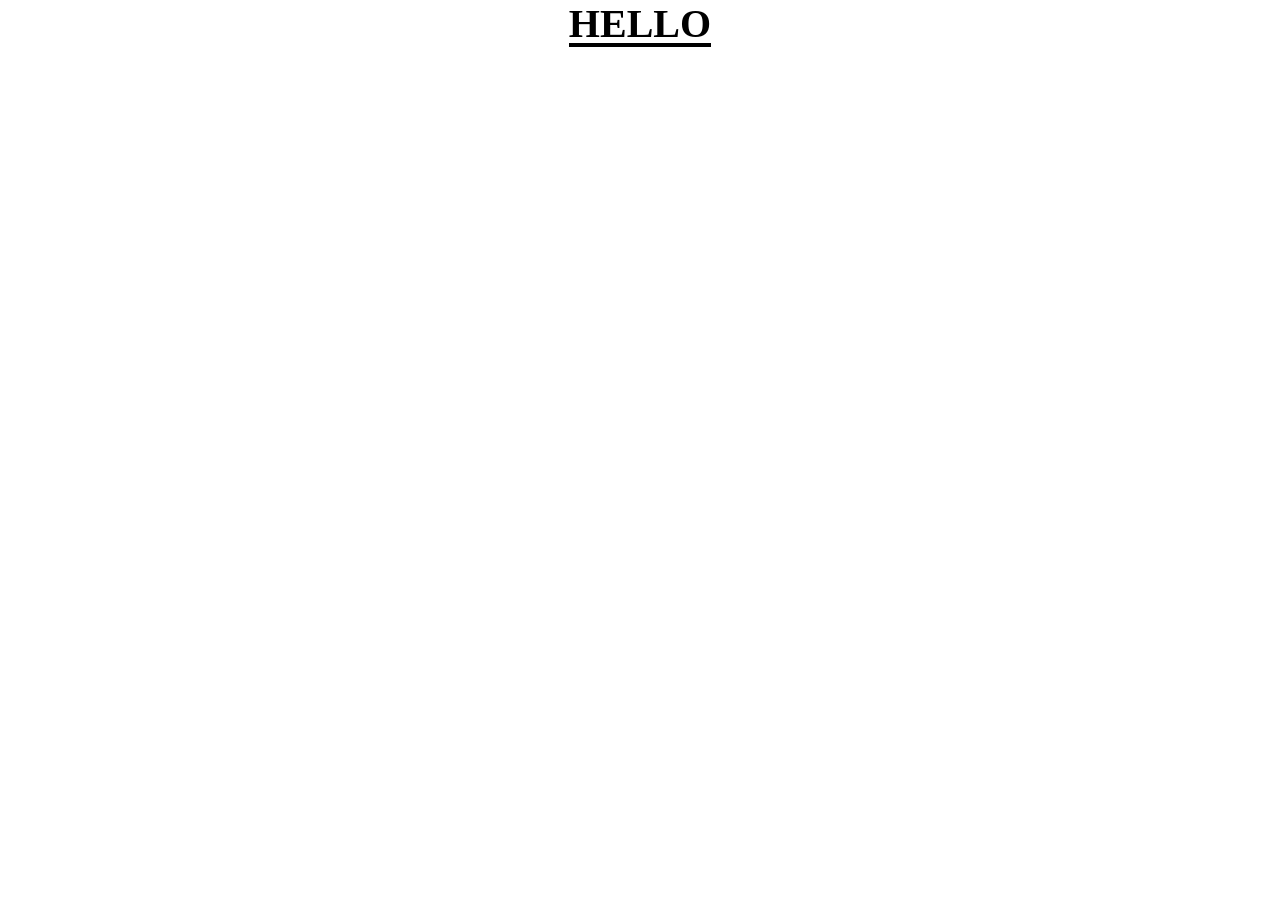
<file: css-animation/index.html>
<!doctype html>
<html lang="en">
  <head>
    <meta charset="UTF-8" />
    <meta name="viewport" content="width=device-width, initial-scale=1.0" />
    <title>Document</title>
    <link rel="stylesheet" href="style.css" />
  </head>
  <body>
    <h1>HELLO</h1>
  </body>
</html>
</file>
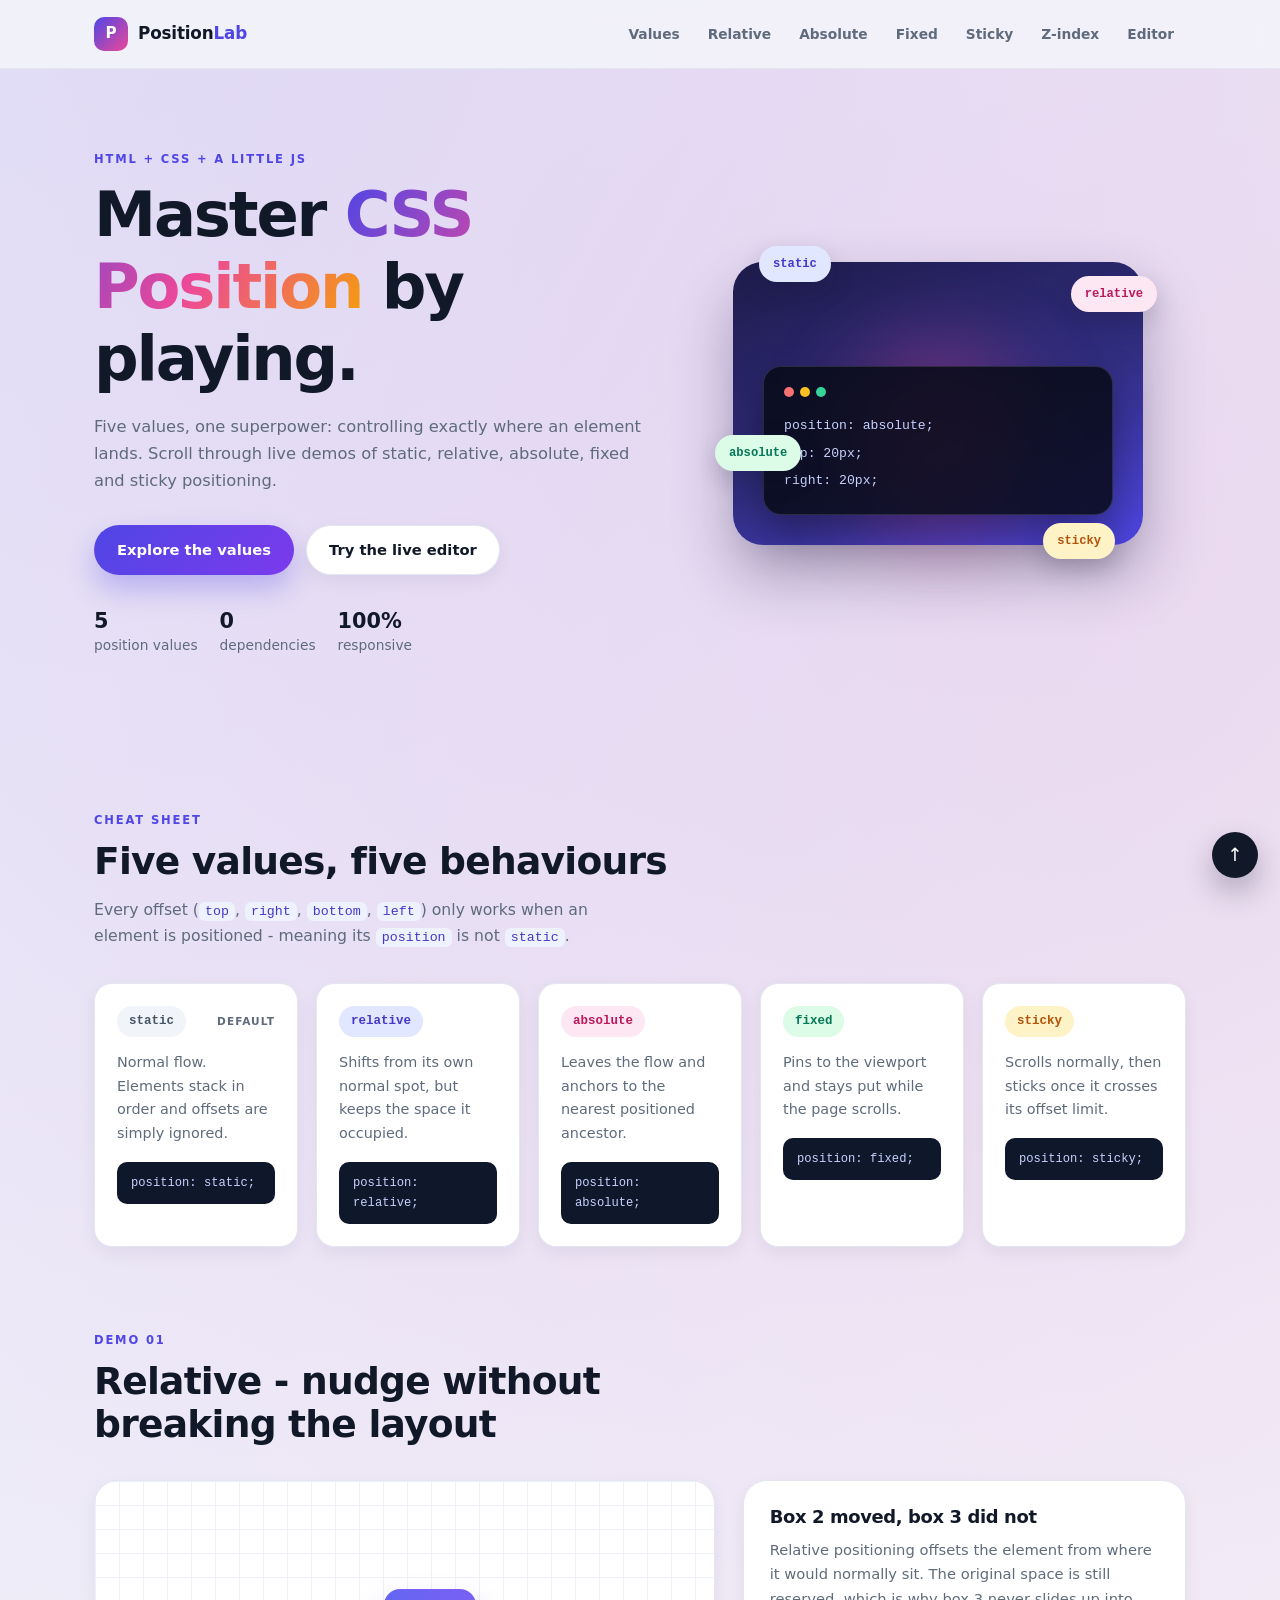
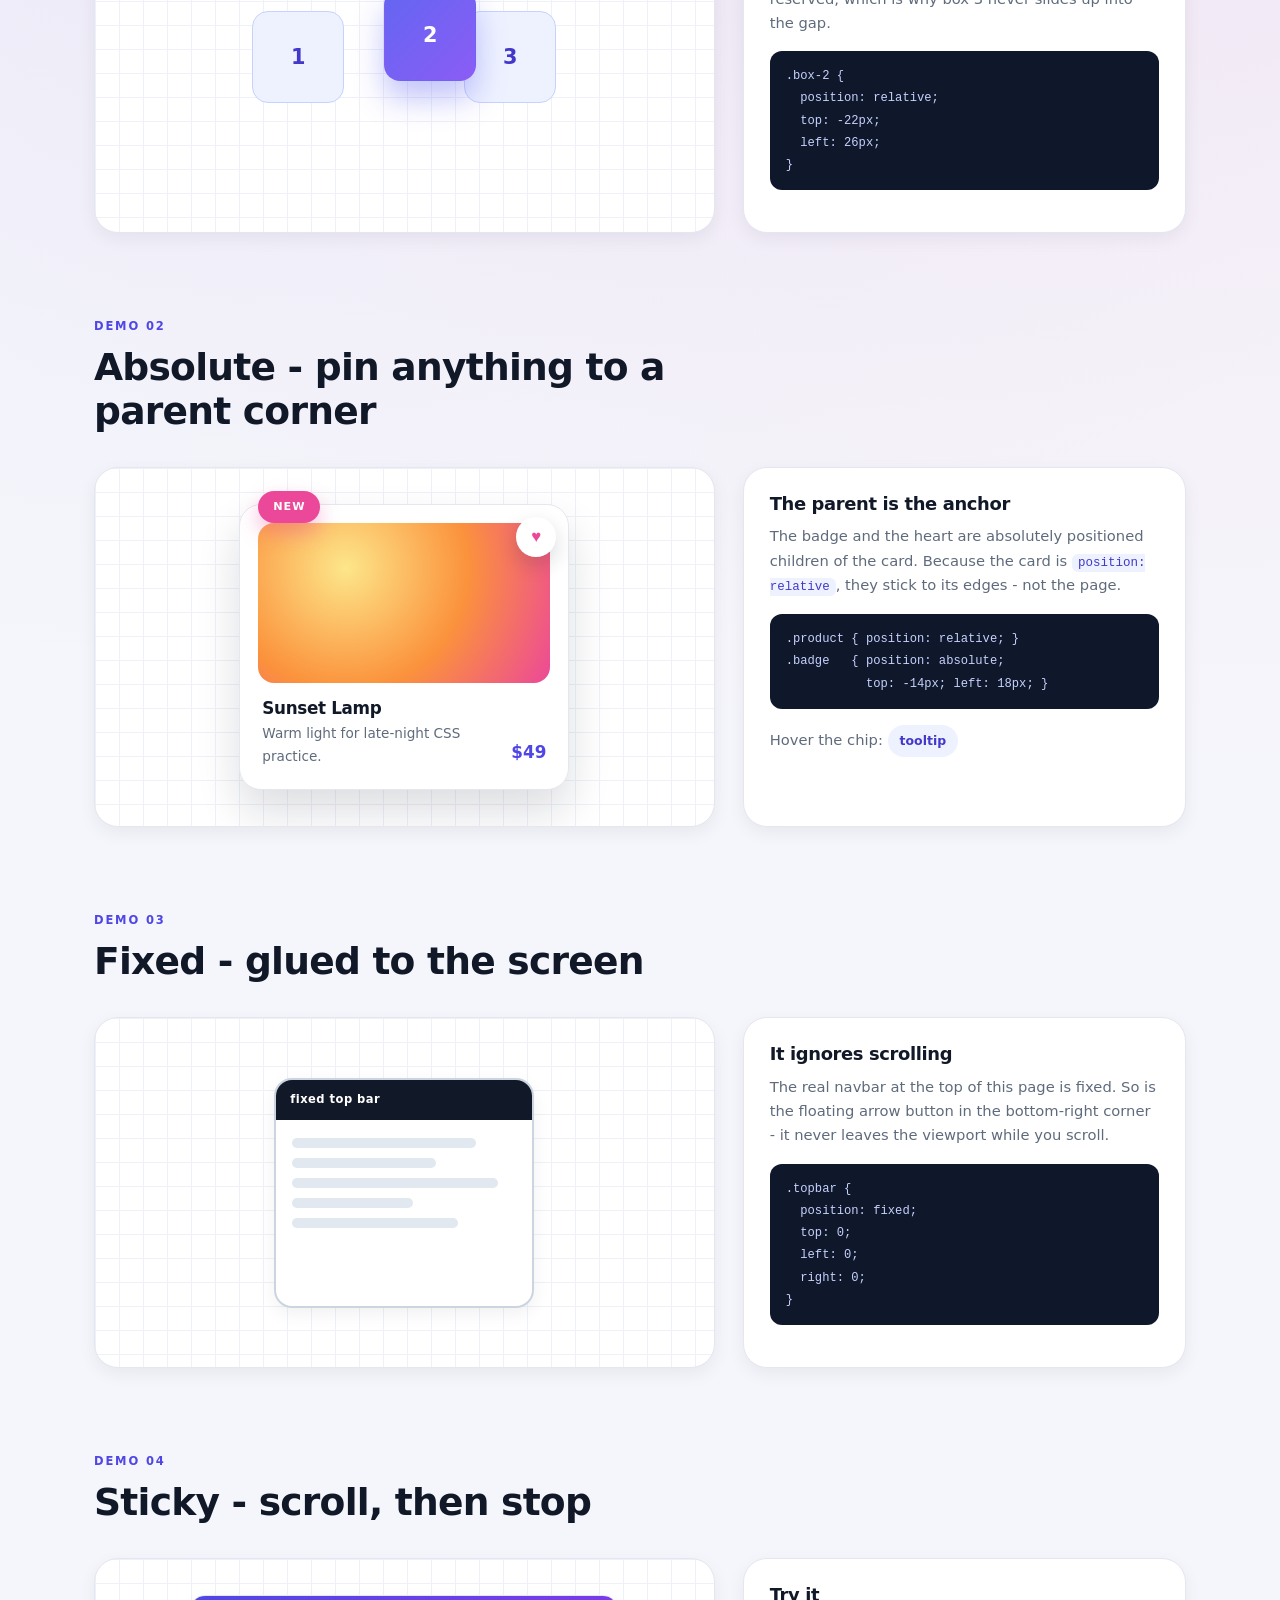
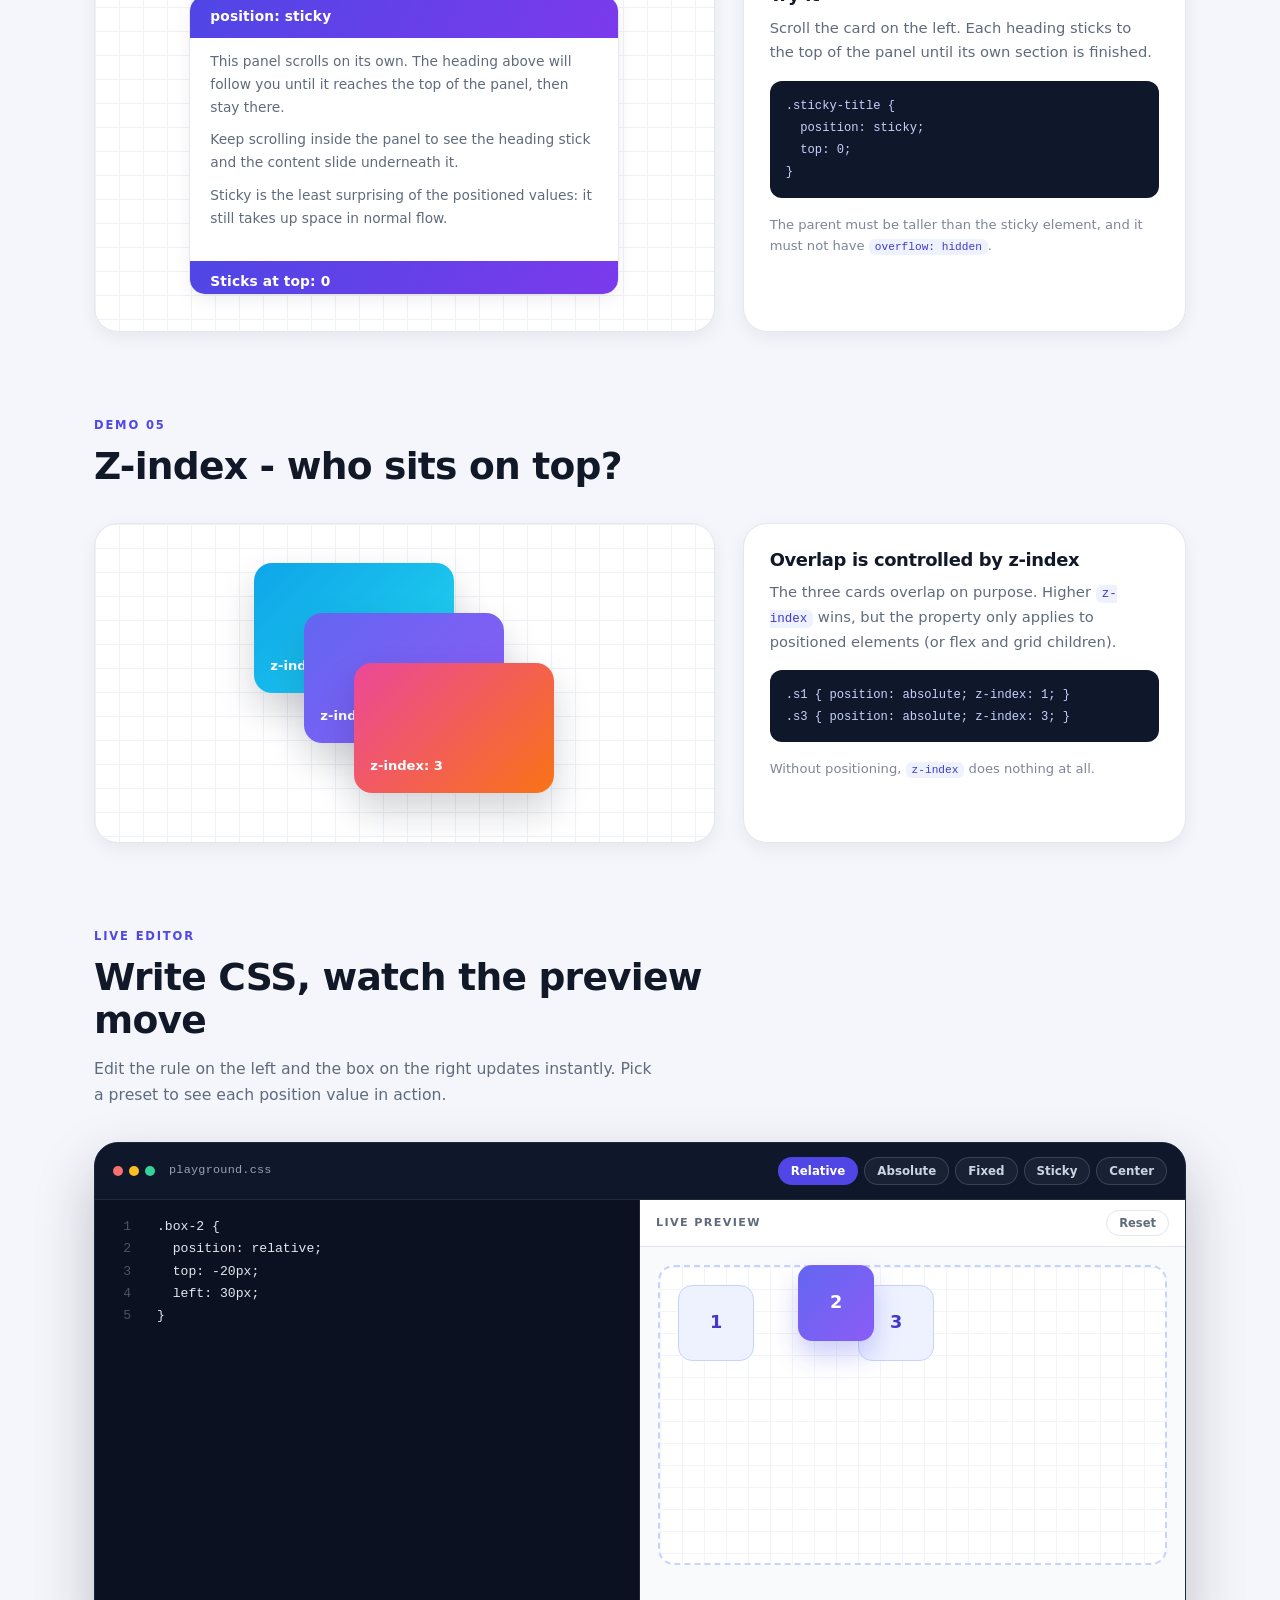
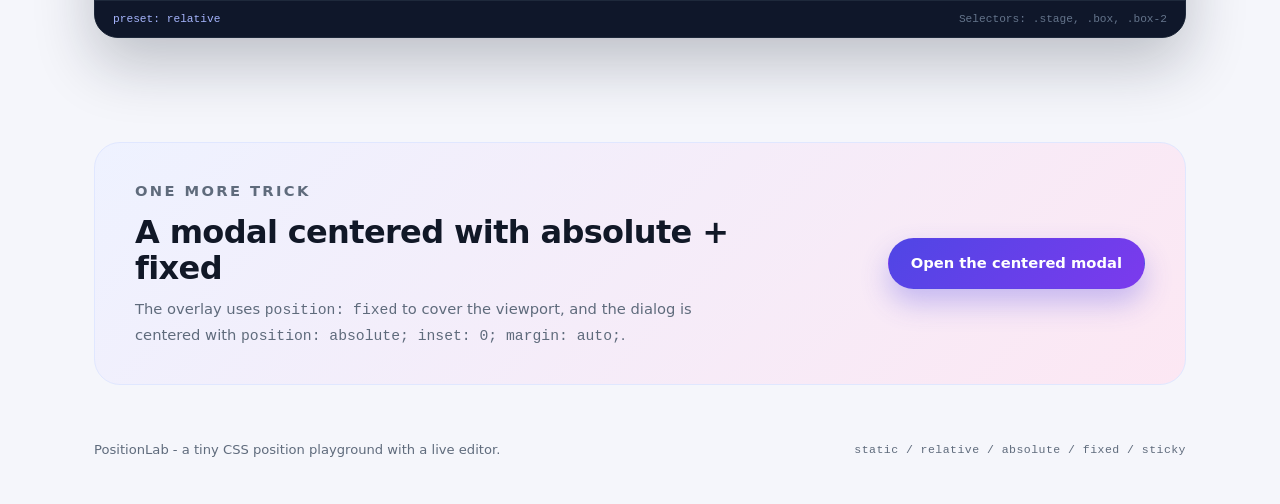
<file: css-position/project/index.html>
<!doctype html>
<html lang="en">
  <head>
    <meta charset="UTF-8" />
    <meta name="viewport" content="width=device-width, initial-scale=1.0" />
    <title>PositionLab - CSS Position Playground</title>
    <link rel="stylesheet" href="style.css" />
  </head>
  <body>
    <header class="topbar">
      <div class="topbar-inner">
        <a class="brand" href="#hero">
          <span class="brand-mark">P</span>
          <span>Position<span class="brand-accent">Lab</span></span>
        </a>
        <nav class="nav" aria-label="Sections">
          <a href="#values">Values</a>
          <a href="#relative">Relative</a>
          <a href="#absolute">Absolute</a>
          <a href="#fixed">Fixed</a>
          <a href="#sticky">Sticky</a>
          <a href="#stacking">Z-index</a>
          <a href="#editor">Editor</a>
        </nav>
      </div>
    </header>

    <main>
      <section id="hero" class="hero">
        <div class="hero-copy">
          <p class="eyebrow">HTML + CSS + a little JS</p>
          <h1>Master <span class="grad">CSS Position</span> by playing.</h1>
          <p class="lead">
            Five values, one superpower: controlling exactly where an element
            lands. Scroll through live demos of static, relative, absolute,
            fixed and sticky positioning.
          </p>
          <div class="hero-actions">
            <a class="btn btn-primary" href="#values">Explore the values</a>
            <a class="btn btn-ghost" href="#editor">Try the live editor</a>
          </div>
          <ul class="hero-facts">
            <li><strong>5</strong> position values</li>
            <li><strong>0</strong> dependencies</li>
            <li><strong>100%</strong> responsive</li>
          </ul>
        </div>

        <div class="hero-stage">
          <div class="hero-card">
            <div class="hero-glow"></div>
            <span class="float-chip chip-static">static</span>
            <span class="float-chip chip-relative">relative</span>
            <span class="float-chip chip-absolute">absolute</span>
            <span class="float-chip chip-sticky">sticky</span>
            <div class="hero-window">
              <div class="window-dots">
                <span class="dot dot-red"></span>
                <span class="dot dot-yellow"></span>
                <span class="dot dot-green"></span>
              </div>
              <code>
                position: absolute;<br />
                top: 20px;<br />
                right: 20px;
              </code>
            </div>
          </div>
        </div>
      </section>

      <section id="values" class="section">
        <div class="section-head">
          <p class="eyebrow">Cheat sheet</p>
          <h2>Five values, five behaviours</h2>
          <p class="lead">
            Every offset (<code>top</code>, <code>right</code>,
            <code>bottom</code>, <code>left</code>) only works when an element
            is positioned - meaning its <code>position</code> is not
            <code>static</code>.
          </p>
        </div>

        <div class="value-grid">
          <article class="value-card">
            <div class="value-top">
              <span class="pill pill-static">static</span>
              <span class="tag">default</span>
            </div>
            <p>
              Normal flow. Elements stack in order and offsets are simply
              ignored.
            </p>
            <code class="snippet">position: static;</code>
          </article>

          <article class="value-card">
            <div class="value-top">
              <span class="pill pill-relative">relative</span>
            </div>
            <p>
              Shifts from its own normal spot, but keeps the space it occupied.
            </p>
            <code class="snippet">position: relative;</code>
          </article>

          <article class="value-card">
            <div class="value-top">
              <span class="pill pill-absolute">absolute</span>
            </div>
            <p>
              Leaves the flow and anchors to the nearest positioned ancestor.
            </p>
            <code class="snippet">position: absolute;</code>
          </article>

          <article class="value-card">
            <div class="value-top">
              <span class="pill pill-fixed">fixed</span>
            </div>
            <p>Pins to the viewport and stays put while the page scrolls.</p>
            <code class="snippet">position: fixed;</code>
          </article>

          <article class="value-card">
            <div class="value-top">
              <span class="pill pill-sticky">sticky</span>
            </div>
            <p>
              Scrolls normally, then sticks once it crosses its offset limit.
            </p>
            <code class="snippet">position: sticky;</code>
          </article>
        </div>
      </section>
      <section id="relative" class="section demo">
        <div class="section-head">
          <p class="eyebrow">Demo 01</p>
          <h2>Relative - nudge without breaking the layout</h2>
        </div>
        <div class="demo-grid">
          <div class="demo-stage">
            <div class="row">
              <div class="box">1</div>
              <div class="box is-relative">2</div>
              <div class="box">3</div>
            </div>
          </div>
          <aside class="demo-note">
            <h3>Box 2 moved, box 3 did not</h3>
            <p>
              Relative positioning offsets the element from where it would
              normally sit. The original space is still reserved, which is why
              box 3 never slides up into the gap.
            </p>
            <pre><code>.box-2 {
  position: relative;
  top: -22px;
  left: 26px;
}</code></pre>
          </aside>
        </div>
      </section>

      <section id="absolute" class="section demo">
        <div class="section-head">
          <p class="eyebrow">Demo 02</p>
          <h2>Absolute - pin anything to a parent corner</h2>
        </div>
        <div class="demo-grid">
          <div class="demo-stage">
            <article class="product">
              <span class="badge">New</span>
              <button class="like" type="button" aria-label="Like">
                &#9829;
              </button>
              <div class="thumb"></div>
              <div class="product-body">
                <h3>Sunset Lamp</h3>
                <p>Warm light for late-night CSS practice.</p>
                <span class="price">$49</span>
              </div>
            </article>
          </div>
          <aside class="demo-note">
            <h3>The parent is the anchor</h3>
            <p>
              The badge and the heart are absolutely positioned children of the
              card. Because the card is <code>position: relative</code>, they
              stick to its edges - not the page.
            </p>
            <pre><code>.product { position: relative; }
.badge   { position: absolute;
           top: -14px; left: 18px; }</code></pre>
            <p class="tooltip-line">
              Hover the chip:
              <span class="tooltip">
                tooltip
                <span class="tooltip-text">I am position: absolute</span>
              </span>
            </p>
          </aside>
        </div>
      </section>
      <section id="fixed" class="section demo">
        <div class="section-head">
          <p class="eyebrow">Demo 03</p>
          <h2>Fixed - glued to the screen</h2>
        </div>
        <div class="demo-grid">
          <div class="demo-stage">
            <div class="screen">
              <div class="screen-bar">fixed top bar</div>
              <div class="screen-lines">
                <span></span>
                <span></span>
                <span></span>
                <span></span>
                <span></span>
              </div>
            </div>
          </div>
          <aside class="demo-note">
            <h3>It ignores scrolling</h3>
            <p>
              The real navbar at the top of this page is fixed. So is the
              floating arrow button in the bottom-right corner - it never leaves
              the viewport while you scroll.
            </p>
            <pre><code>.topbar {
  position: fixed;
  top: 0;
  left: 0;
  right: 0;
}</code></pre>
          </aside>
        </div>
      </section>

      <section id="sticky" class="section demo">
        <div class="section-head">
          <p class="eyebrow">Demo 04</p>
          <h2>Sticky - scroll, then stop</h2>
        </div>
        <div class="demo-grid">
          <div class="demo-stage">
            <div class="sticky-panel">
              <article>
                <h3 class="sticky-title">position: sticky</h3>
                <p>
                  This panel scrolls on its own. The heading above will follow
                  you until it reaches the top of the panel, then stay there.
                </p>
                <p>
                  Keep scrolling inside the panel to see the heading stick and
                  the content slide underneath it.
                </p>
                <p>
                  Sticky is the least surprising of the positioned values: it
                  still takes up space in normal flow.
                </p>
              </article>
              <article>
                <h3 class="sticky-title">Sticks at top: 0</h3>
                <p>
                  The offset tells the browser the exact point where the element
                  should stop scrolling. Here it is the very top of the panel.
                </p>
                <p>
                  A common real-world use is a section header inside a long
                  list, or a table header that stays visible.
                </p>
              </article>
              <article>
                <h3 class="sticky-title">Releases at the end</h3>
                <p>
                  A sticky element only sticks inside its parent. When the
                  parent scrolls away, the element goes with it.
                </p>
                <p>
                  That is the difference between sticky and fixed: fixed is tied
                  to the viewport, sticky is tied to its container.
                </p>
              </article>
            </div>
          </div>
          <aside class="demo-note">
            <h3>Try it</h3>
            <p>
              Scroll the card on the left. Each heading sticks to the top of the
              panel until its own section is finished.
            </p>
            <pre><code>.sticky-title {
  position: sticky;
  top: 0;
}</code></pre>
            <p class="muted-note">
              The parent must be taller than the sticky element, and it must not
              have <code>overflow: hidden</code>.
            </p>
          </aside>
        </div>
      </section>
      <section id="stacking" class="section demo">
        <div class="section-head">
          <p class="eyebrow">Demo 05</p>
          <h2>Z-index - who sits on top?</h2>
        </div>
        <div class="demo-grid">
          <div class="demo-stage">
            <div class="stack">
              <div class="stack-card s1"><span>z-index: 1</span></div>
              <div class="stack-card s2"><span>z-index: 2</span></div>
              <div class="stack-card s3"><span>z-index: 3</span></div>
            </div>
          </div>
          <aside class="demo-note">
            <h3>Overlap is controlled by z-index</h3>
            <p>
              The three cards overlap on purpose. Higher <code>z-index</code>
              wins, but the property only applies to positioned elements (or
              flex and grid children).
            </p>
            <pre><code>.s1 { position: absolute; z-index: 1; }
.s3 { position: absolute; z-index: 3; }</code></pre>
            <p class="muted-note">
              Without positioning, <code>z-index</code> does nothing at all.
            </p>
          </aside>
        </div>
      </section>

      <section id="editor" class="section editor-section">
        <div class="section-head">
          <p class="eyebrow">Live editor</p>
          <h2>Write CSS, watch the preview move</h2>
          <p class="lead">
            Edit the rule on the left and the box on the right updates
            instantly. Pick a preset to see each position value in action.
          </p>
        </div>

        <div class="editor-shell">
          <div class="editor-toolbar">
            <div class="editor-dots">
              <span class="dot dot-red"></span>
              <span class="dot dot-yellow"></span>
              <span class="dot dot-green"></span>
            </div>
            <span class="editor-file">playground.css</span>
            <div class="preset-row">
              <button
                class="preset is-active"
                type="button"
                data-preset="relative"
              >
                Relative
              </button>
              <button class="preset" type="button" data-preset="absolute">
                Absolute
              </button>
              <button class="preset" type="button" data-preset="fixed">
                Fixed
              </button>
              <button class="preset" type="button" data-preset="sticky">
                Sticky
              </button>
              <button class="preset" type="button" data-preset="center">
                Center
              </button>
            </div>
          </div>

          <div class="editor-body">
            <div class="editor-code">
              <div class="line-numbers" id="lineNumbers">1</div>
              <textarea
                id="cssEditor"
                spellcheck="false"
                autocapitalize="off"
                autocomplete="off"
                aria-label="CSS editor"
              ></textarea>
            </div>
            <div class="editor-preview">
              <div class="preview-head">
                <span class="preview-label">Live preview</span>
                <button class="preview-reset" type="button" id="resetEditor">
                  Reset
                </button>
              </div>
              <div
                id="preview"
                role="region"
                aria-label="Live CSS preview"
              ></div>
            </div>
          </div>

          <div class="editor-status">
            <span id="editorStatus">preset: relative</span>
            <span class="editor-hint">Selectors: .stage, .box, .box-2</span>
          </div>
        </div>
      </section>

      <section class="section outro">
        <div class="outro-card">
          <div>
            <p class="eyebrow">One more trick</p>
            <h2>A modal centered with absolute + fixed</h2>
            <p>
              The overlay uses <code>position: fixed</code> to cover the
              viewport, and the dialog is centered with
              <code>position: absolute; inset: 0; margin: auto;</code>.
            </p>
          </div>
          <a class="btn btn-primary" href="#modal">Open the centered modal</a>
        </div>
      </section>
    </main>

    <footer class="footer">
      <p>PositionLab - a tiny CSS position playground with a live editor.</p>
      <p class="footer-meta">static / relative / absolute / fixed / sticky</p>
    </footer>

    <a class="to-top" href="#hero" aria-label="Back to top">&#8593;</a>

    <div id="modal" class="modal">
      <a class="modal-overlay" href="#close" aria-label="Close modal"></a>
      <div
        class="modal-card"
        role="dialog"
        aria-modal="true"
        aria-labelledby="modal-title"
      >
        <a class="modal-close" href="#close" aria-label="Close">&#215;</a>
        <p class="eyebrow">position: fixed + absolute</p>
        <h2 id="modal-title">Perfectly centered</h2>
        <p>
          The dark overlay is fixed to the viewport. The card inside is
          absolutely positioned and centered with automatic margins.
        </p>
        <pre><code>.overlay { position: fixed; inset: 0; }
.dialog  { position: absolute;
           inset: 0; margin: auto;
           width: 420px; height: max-content; }</code></pre>
        <a class="btn btn-primary" href="#close">Got it</a>
      </div>
    </div>

    <script>
      const editor = document.getElementById("cssEditor");
      const preview = document.getElementById("preview");
      const lineNumbers = document.getElementById("lineNumbers");
      const editorStatus = document.getElementById("editorStatus");
      const presetButtons = document.querySelectorAll(".preset");
      const resetButton = document.getElementById("resetEditor");

      const baseCSS = `
        * { box-sizing: border-box; }
        .screen {
          height: 100%;
          padding: 18px;
          overflow-y: auto;
          overscroll-behavior: contain;
          background: #f8fafc;
          color: #111827;
          font-family: "Segoe UI", system-ui, -apple-system, sans-serif;
        }
        .stage {
          display: flex;
          align-items: flex-start;
          gap: 14px;
          min-height: 300px;
          padding: 18px;
          border: 2px dashed #c7d2fe;
          border-radius: 16px;
          background-color: #ffffff;
          background-image:
            linear-gradient(#f1f5f9 1px, transparent 1px),
            linear-gradient(90deg, #f1f5f9 1px, transparent 1px);
          background-size: 22px 22px;
        }
        .box {
          width: 76px;
          height: 76px;
          display: grid;
          place-items: center;
          border-radius: 14px;
          border: 1.5px solid #c7d2fe;
          background: #eef2ff;
          color: #4338ca;
          font-size: 1.1rem;
          font-weight: 800;
        }
        .box-2 {
          background: linear-gradient(135deg, #6366f1, #8b5cf6);
          border-color: transparent;
          color: #ffffff;
          box-shadow: 0 14px 26px rgba(99, 102, 241, 0.32);
        }
      `;

      const previewHTML = `
        <div class="stage">
          <div class="box box-1">1</div>
          <div class="box box-2">2</div>
          <div class="box box-3">3</div>
        </div>
      `;

      const shadowRoot = preview.attachShadow({ mode: "open" });
      shadowRoot.innerHTML = `
        <style>${baseCSS}</style>
        <style class="user-style"></style>
        <div class="screen">${previewHTML}</div>
      `;
      const userStyle = shadowRoot.querySelector(".user-style");

      const presets = {
        relative: `.box-2 {
  position: relative;
  top: -20px;
  left: 30px;
}`,
        absolute: `.stage {
  min-height: 280px;
}

.box-2 {
  position: absolute;
  top: 22px;
  right: 22px;
}`,
        fixed: `.box-2 {
  position: fixed;
  right: 18px;
  bottom: 18px;
}`,
        sticky: `.stage {
  display: block;
  min-height: 620px;
}

.box {
  margin-bottom: 14px;
}

.box-2 {
  position: sticky;
  top: 16px;
}`,
        center: `.box-2 {
  position: absolute;
  inset: 0;
  margin: auto;
}`,
      };

      function renderPreview() {
        userStyle.textContent = editor.value;
      }

      function renderLines() {
        const total = editor.value.split("\n").length;
        lineNumbers.textContent = Array.from(
          { length: total },
          (_, index) => index + 1,
        ).join("\n");
      }

      function update() {
        renderLines();
        renderPreview();
      }

      function selectPreset(name) {
        editor.value = presets[name];
        presetButtons.forEach((button) => {
          button.classList.toggle("is-active", button.dataset.preset === name);
        });
        editorStatus.textContent = `preset: ${name}`;
        editor.scrollTop = 0;
        lineNumbers.scrollTop = 0;
        update();
      }

      presetButtons.forEach((button) => {
        button.addEventListener("click", () => {
          selectPreset(button.dataset.preset);
        });
      });

      resetButton.addEventListener("click", () => {
        selectPreset("relative");
      });

      editor.addEventListener("input", () => {
        editorStatus.textContent = "custom rule";
        presetButtons.forEach((button) => {
          button.classList.remove("is-active");
        });
        update();
      });

      editor.addEventListener("scroll", () => {
        lineNumbers.scrollTop = editor.scrollTop;
      });

      editor.addEventListener("keydown", (event) => {
        if (event.key === "Tab") {
          event.preventDefault();
          const start = editor.selectionStart;
          const end = editor.selectionEnd;
          editor.setRangeText("  ", start, end, "end");
          editorStatus.textContent = "custom rule";
          update();
        }
      });

      selectPreset("relative");
    </script>
  </body>
</html>
</file>
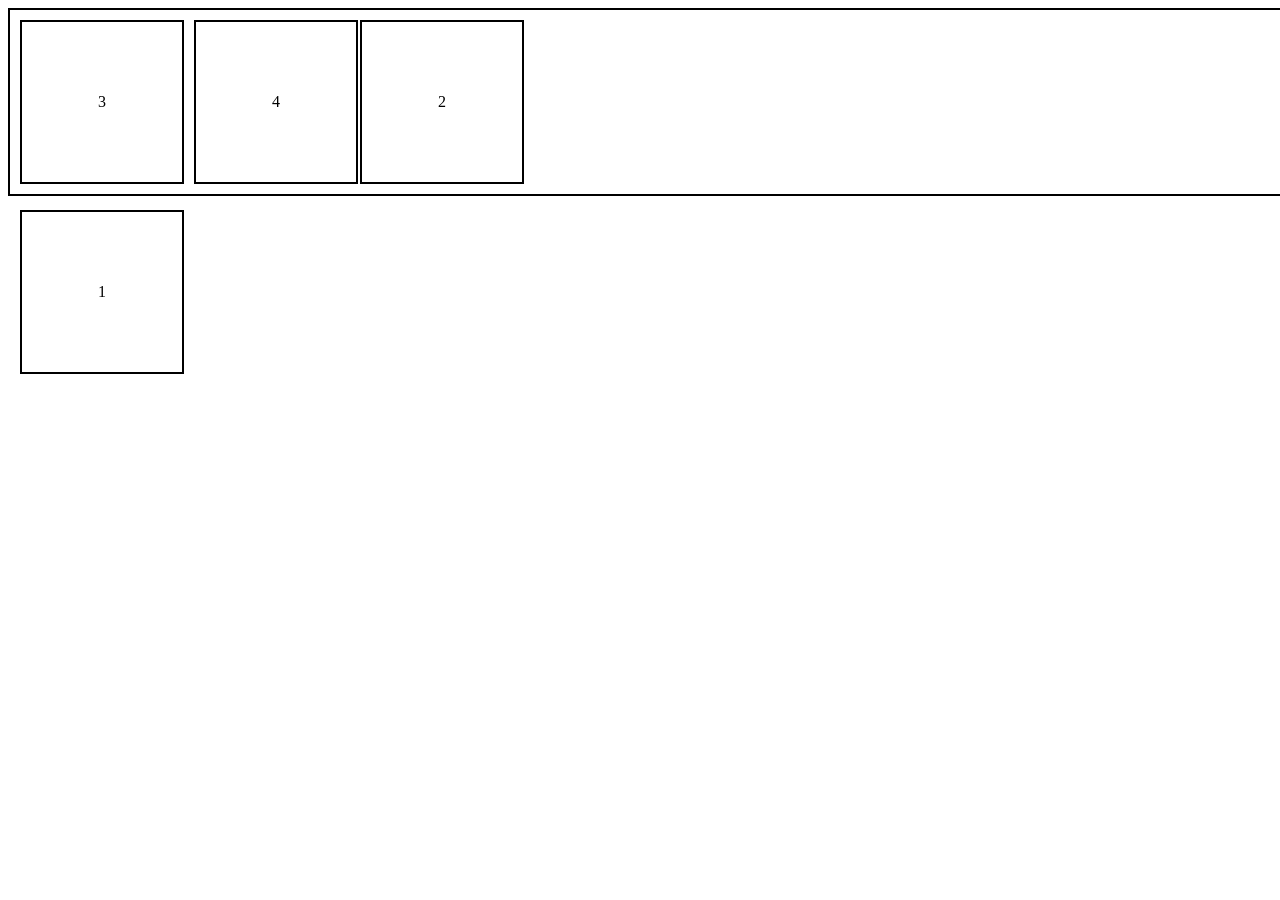
<file: position-absolute.html>
<!doctype html>
<html lang="en">
  <head>
    <meta charset="UTF-8" />
    <meta name="viewport" content="width=device-width, initial-scale=1.0" />
    <title>Css Advance - CSS POSITION</title>
    <link rel="stylesheet" href="position-absolute.css" />
  </head>
  <body>
    <div id="container">
      <div id="box1">1</div>
      <div id="box2">2</div>
      <div id="box3">3</div>
      <div id="box4">4</div>
    </div>
  </body>
</html>
</file>
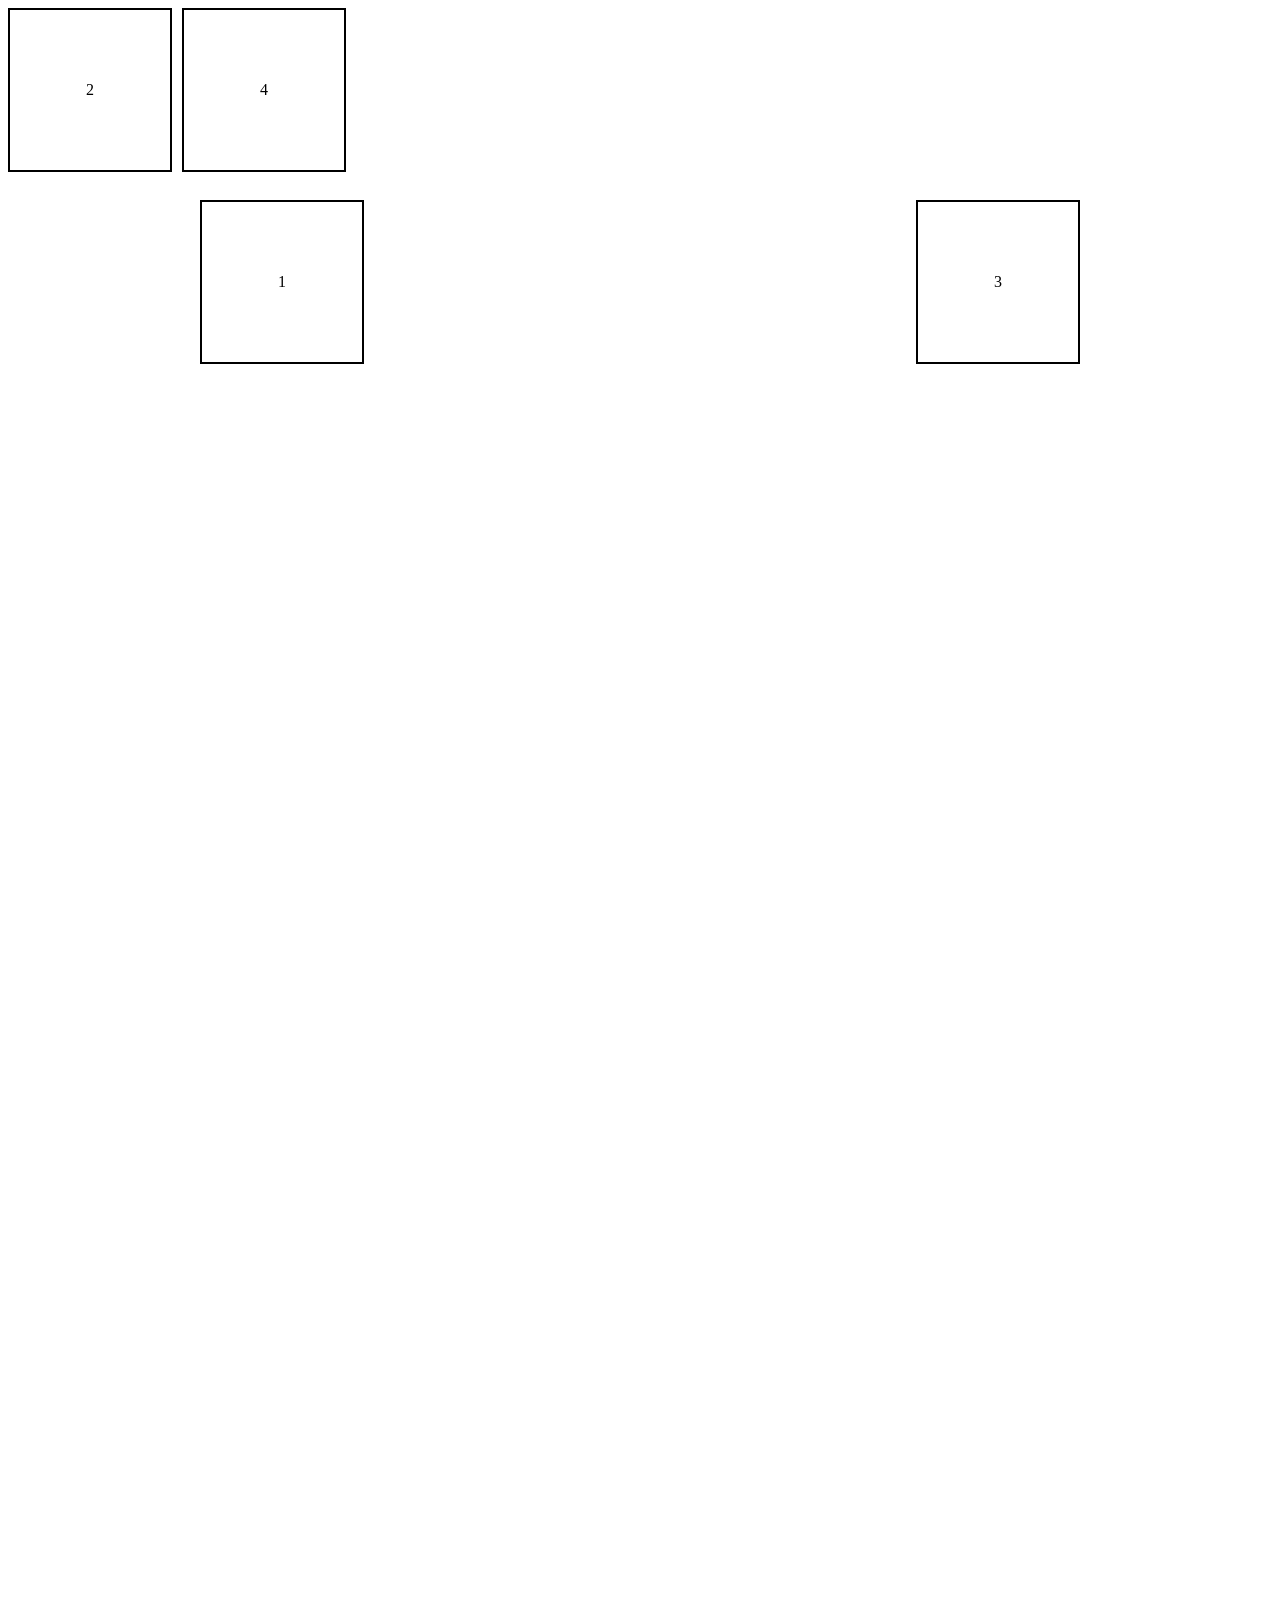
<file: position-fixed.html>
<!doctype html>
<html lang="en">
  <head>
    <meta charset="UTF-8" />
    <meta name="viewport" content="width=device-width, initial-scale=1.0" />
    <title>Document</title>
    <link rel="stylesheet" href="position-fixed.css" />
  </head>
  <body>
    <div id="main">
      <div id="box1">1</div>
      <div id="box2">2</div>
      <div id="box3">3</div>
      <div id="box4">4</div>
    </div>
  </body>
</html>
</file>
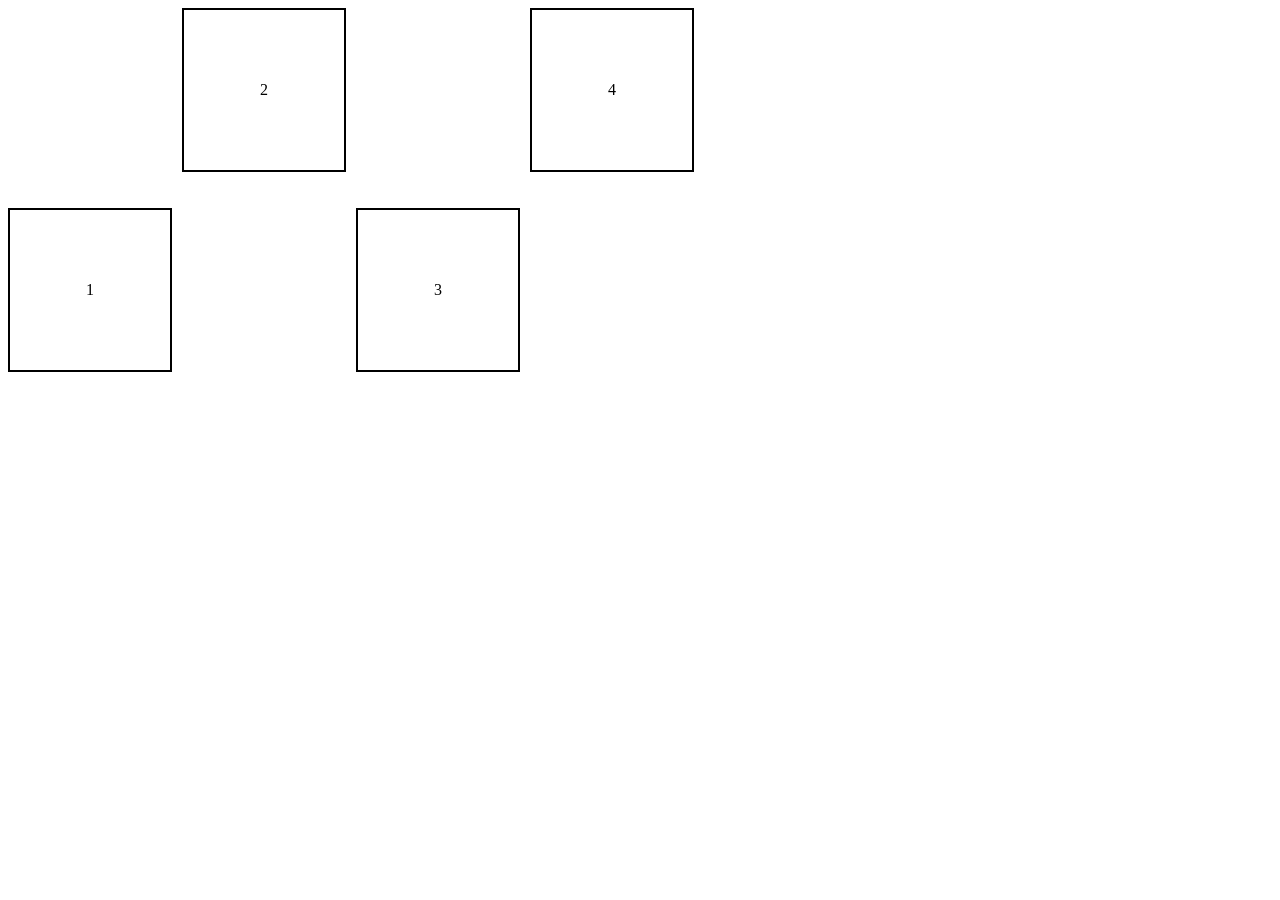
<file: position-relative.html>
<!doctype html>
<html lang="en">
  <head>
    <meta charset="UTF-8" />
    <meta name="viewport" content="width=device-width, initial-scale=1.0" />
    <title>Css Advance - CSS POSITION</title>
    <link rel="stylesheet" href="position-relative.css" />
  </head>
  <body>
    <div id="container">
      <div id="box1">1</div>
      <div id="box2">2</div>
      <div id="box3">3</div>
      <div id="box4">4</div>
    </div>
  </body>
</html>
</file>
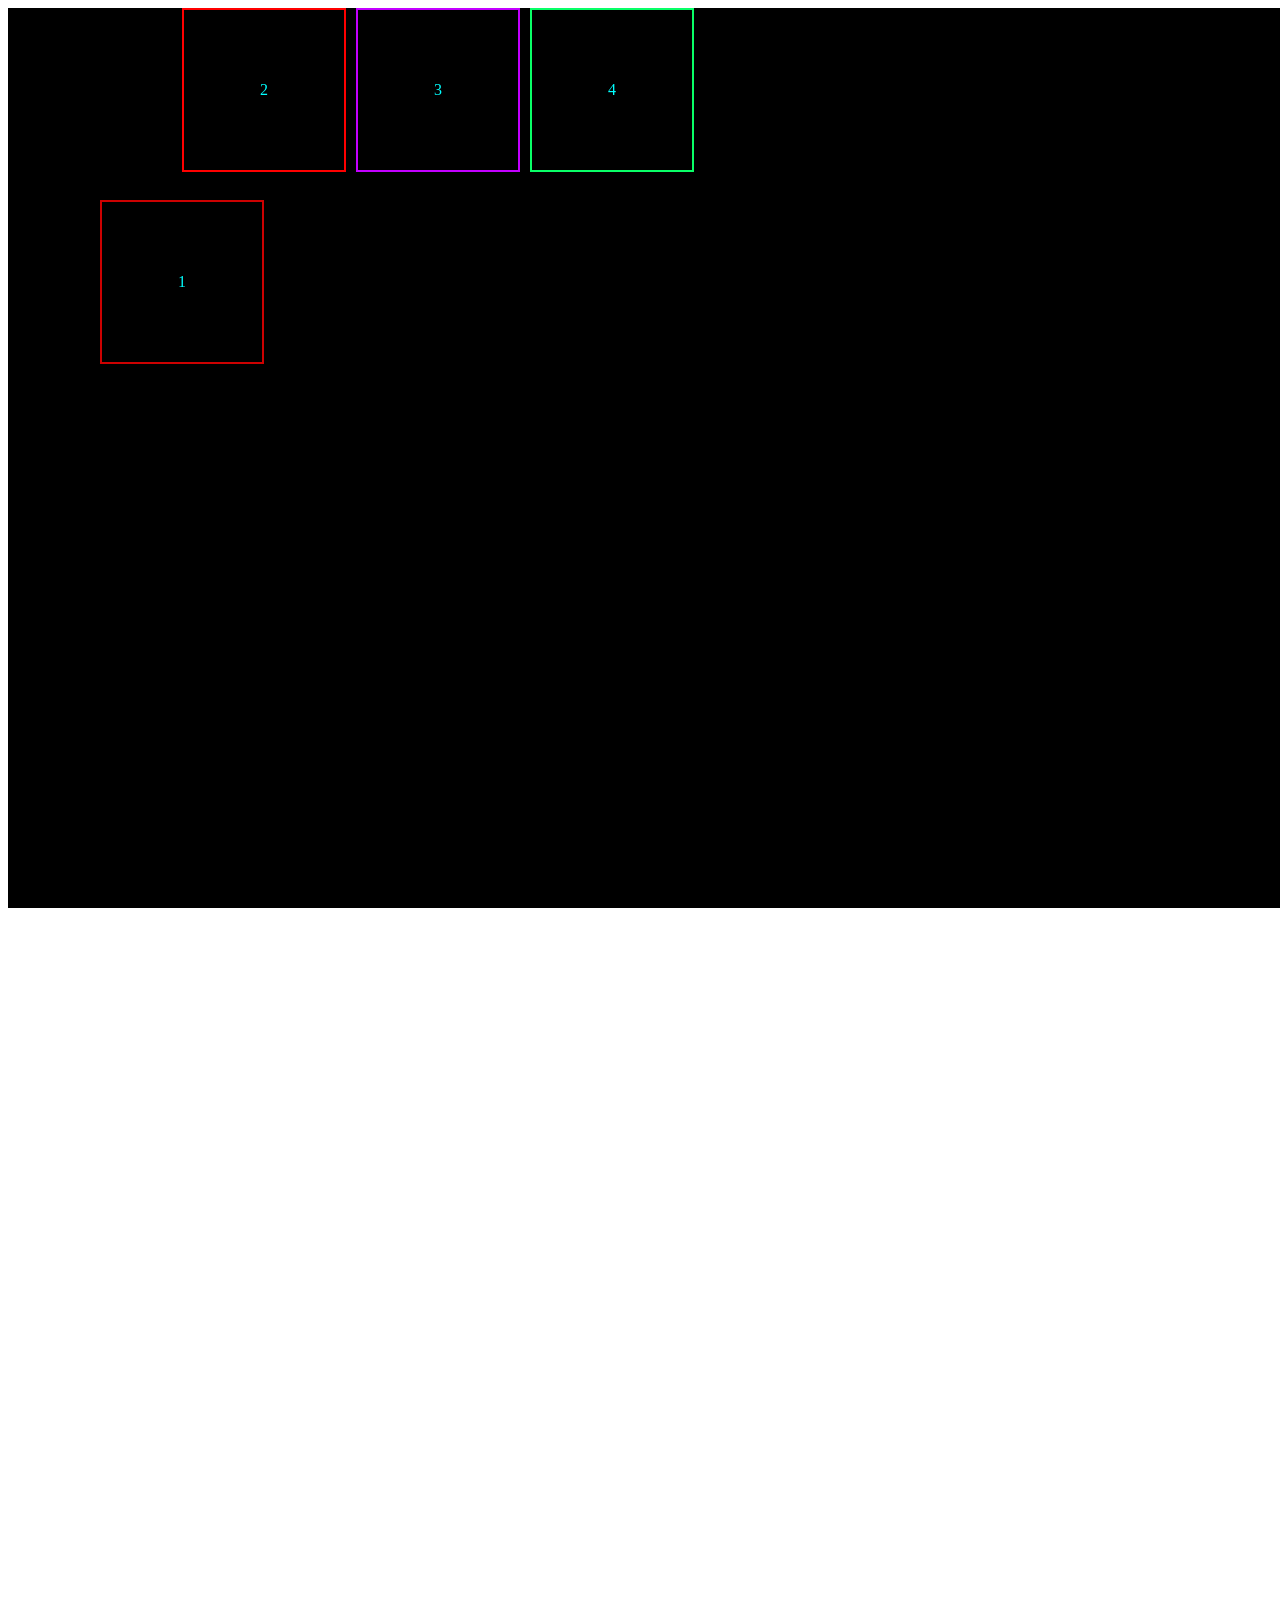
<file: position-sticky.html>
<!doctype html>
<html lang="en">
  <head>
    <meta charset="UTF-8" />
    <meta name="viewport" content="width=device-width, initial-scale=1.0" />
    <title>Document</title>
    <link rel="stylesheet" href="position-sticky.css" />
  </head>
  <body>
    <div id="container">
      <div id="box1">1</div>
      <div id="box2">2</div>
      <div id="box3">3</div>
      <div id="box4">4</div>
    </div>
  </body>
</html>
</file>
<file: css-animation/style.css>
* {
  margin: 0;
  padding: 0;
  box-sizing: border-box;
}

body {
  width: 100%;
  height: 100%;
  background: #ffffff;
  display: flex;
  justify-content: center;
  align-items: center;
}
h1 {
  font-size: 40px;
  font-weight: 800;
  position: relative;
}
h1::after {
  content: "";
  position: absolute;
  width: 100%;
  height: 4px;
  bottom: 0;
  left: 0;
  background: #000;
  animation: move 2s;
  animation-iteration-count: infinite;
}

@keyframes move {
  0% {
    width: 0;
    left: 0;
  }
  50% {
    width: 100%;
    left: 0;
  }
  100% {
    width: 0%;
    left: 100%;
  }
}
</file>
<file: css-position/project/style.css>
:root {
  --bg: #f5f6fb;
  --surface: #ffffff;
  --ink: #111827;
  --muted: #5f6b7c;
  --line: #e4e7ef;
  --primary: #4f46e5;
  --primary-dark: #4338ca;
  --pink: #ec4899;
  --mint: #10b981;
  --amber: #f59e0b;
  --sky: #0ea5e9;
  --radius: 20px;
  --shadow-sm: 0 6px 18px rgba(15, 23, 42, 0.06);
  --shadow-md: 0 18px 40px rgba(15, 23, 42, 0.1);
  --font-mono: "Cascadia Code", "Consolas", "SFMono-Regular", monospace;
}

* {
  box-sizing: border-box;
}

html {
  scroll-behavior: smooth;
}

body {
  margin: 0;
  color: var(--ink);
  background-color: var(--bg);
  background-image: radial-gradient(
      circle at 12% 0%,
      rgba(99, 102, 241, 0.14),
      transparent 42%
    ),
    radial-gradient(circle at 88% 10%, rgba(236, 72, 153, 0.12), transparent 38%);
  background-repeat: no-repeat;
  font-family: "Segoe UI", system-ui, -apple-system, "Helvetica Neue", Arial,
    sans-serif;
  line-height: 1.65;
}

h1,
h2,
h3 {
  margin: 0;
  line-height: 1.15;
  letter-spacing: -0.02em;
}

p {
  margin: 0;
}

a {
  color: inherit;
  text-decoration: none;
}

code {
  font-family: var(--font-mono);
}

.topbar {
  position: fixed;
  top: 0;
  left: 0;
  right: 0;
  z-index: 100;
  background: rgba(245, 246, 251, 0.82);
  backdrop-filter: blur(14px);
  border-bottom: 1px solid var(--line);
}

.topbar-inner {
  max-width: 1140px;
  margin: 0 auto;
  padding: 0 24px;
  height: 68px;
  display: flex;
  align-items: center;
  justify-content: space-between;
  gap: 18px;
}

.brand {
  display: flex;
  align-items: center;
  gap: 10px;
  font-weight: 800;
  font-size: 1.05rem;
  letter-spacing: -0.01em;
  white-space: nowrap;
}

.brand-mark {
  width: 34px;
  height: 34px;
  display: grid;
  place-items: center;
  border-radius: 10px;
  background: linear-gradient(135deg, var(--primary), var(--pink));
  color: #fff;
  font-size: 0.95rem;
}

.brand-accent {
  color: var(--primary);
}

.nav {
  display: flex;
  align-items: center;
  gap: 4px;
  overflow-x: auto;
}

.nav a {
  padding: 8px 12px;
  border-radius: 999px;
  font-size: 0.86rem;
  font-weight: 600;
  color: var(--muted);
  white-space: nowrap;
  transition: background 0.2s, color 0.2s;
}

.nav a:hover {
  background: #fff;
  color: var(--ink);
  box-shadow: var(--shadow-sm);
}

.hero {
  max-width: 1140px;
  margin: 0 auto;
  padding: 150px 24px 80px;
  display: grid;
  grid-template-columns: 1.05fr 0.95fr;
  gap: 48px;
  align-items: center;
  scroll-margin-top: 92px;
}

.eyebrow {
  margin: 0 0 10px;
  font-size: 0.72rem;
  font-weight: 700;
  letter-spacing: 0.16em;
  text-transform: uppercase;
  color: var(--primary);
}

.hero h1 {
  font-size: clamp(2.4rem, 5vw, 3.9rem);
  letter-spacing: -0.035em;
}

.grad {
  background: linear-gradient(120deg, var(--primary), var(--pink) 55%, var(--amber));
  -webkit-background-clip: text;
  background-clip: text;
  color: transparent;
}

.lead {
  margin-top: 20px;
  font-size: 1.02rem;
  color: var(--muted);
  max-width: 56ch;
}

.hero-actions {
  margin-top: 30px;
  display: flex;
  flex-wrap: wrap;
  gap: 12px;
}

.btn {
  display: inline-flex;
  align-items: center;
  justify-content: center;
  padding: 12px 22px;
  border-radius: 999px;
  font-weight: 700;
  font-size: 0.92rem;
  border: 1px solid transparent;
  transition: transform 0.2s, box-shadow 0.2s, background 0.2s;
}

.btn:hover {
  transform: translateY(-2px);
}

.btn-primary {
  background: linear-gradient(135deg, var(--primary), #7c3aed);
  color: #fff;
  box-shadow: 0 14px 28px rgba(79, 70, 229, 0.3);
}

.btn-ghost {
  background: #fff;
  color: var(--ink);
  border-color: var(--line);
  box-shadow: var(--shadow-sm);
}

.hero-facts {
  margin: 34px 0 0;
  padding: 0;
  list-style: none;
  display: flex;
  flex-wrap: wrap;
  gap: 22px;
}

.hero-facts li {
  font-size: 0.86rem;
  color: var(--muted);
}

.hero-facts strong {
  display: block;
  font-size: 1.3rem;
  color: var(--ink);
  line-height: 1.2;
}

.hero-stage {
  display: grid;
  place-items: center;
}

.hero-card {
  position: relative;
  width: min(100%, 410px);
  padding: 30px;
  border-radius: 30px;
  background: linear-gradient(160deg, #1e1b4b, #312e81 55%, #4f46e5);
  box-shadow: 0 30px 60px rgba(30, 27, 75, 0.32);
}

.hero-glow {
  position: absolute;
  inset: 12% 18% -12% 18%;
  border-radius: 50%;
  background: radial-gradient(circle, rgba(236, 72, 153, 0.55), transparent 68%);
  filter: blur(34px);
  z-index: 0;
}

.float-chip {
  position: absolute;
  z-index: 3;
  padding: 8px 14px;
  border-radius: 999px;
  font-family: var(--font-mono);
  font-size: 0.76rem;
  font-weight: 700;
  box-shadow: 0 10px 24px rgba(15, 23, 42, 0.18);
  animation: bob 5s ease-in-out infinite;
}

.chip-static {
  top: -16px;
  left: 26px;
  background: #e0e7ff;
  color: #4338ca;
}

.chip-relative {
  top: 14px;
  right: -14px;
  background: #fce7f3;
  color: #be185d;
  animation-delay: 0.5s;
}

.chip-absolute {
  bottom: 74px;
  left: -18px;
  background: #dcfce7;
  color: #047857;
  animation-delay: 1s;
}

.chip-sticky {
  bottom: -14px;
  right: 28px;
  background: #fef3c7;
  color: #b45309;
  animation-delay: 1.5s;
}

.hero-window {
  position: relative;
  z-index: 2;
  margin-top: 74px;
  padding: 20px;
  border-radius: 18px;
  background: rgba(8, 11, 24, 0.86);
  border: 1px solid rgba(255, 255, 255, 0.12);
  box-shadow: 0 20px 40px rgba(0, 0, 0, 0.35);
}

.window-dots {
  display: flex;
  gap: 6px;
  margin-bottom: 14px;
}

.dot {
  width: 10px;
  height: 10px;
  border-radius: 50%;
}

.dot-red {
  background: #f87171;
}

.dot-yellow {
  background: #fbbf24;
}

.dot-green {
  background: #34d399;
}

.hero-window code {
  color: #c7d2fe;
  font-size: 0.82rem;
  line-height: 1.9;
}

@keyframes bob {
  0%,
  100% {
    transform: translateY(0);
  }
  50% {
    transform: translateY(-8px);
  }
}

.section {
  max-width: 1140px;
  margin: 0 auto;
  padding: 74px 24px 10px;
  scroll-margin-top: 92px;
}

.section-head {
  max-width: 660px;
  margin-bottom: 34px;
}

.section-head h2 {
  font-size: clamp(1.7rem, 3vw, 2.35rem);
  margin-bottom: 14px;
}

.section-head .lead {
  margin-top: 0;
  font-size: 0.98rem;
}

.lead code,
.demo-note code,
.muted-note code {
  font-size: 0.85em;
  padding: 2px 6px;
  border-radius: 6px;
  background: #eef2ff;
  color: #4338ca;
}

.value-grid {
  display: grid;
  grid-template-columns: repeat(auto-fit, minmax(200px, 1fr));
  gap: 18px;
}

.value-card {
  padding: 22px;
  border-radius: 18px;
  background: var(--surface);
  border: 1px solid var(--line);
  box-shadow: var(--shadow-sm);
  transition: transform 0.22s, box-shadow 0.22s;
}

.value-card:hover {
  transform: translateY(-4px);
  box-shadow: var(--shadow-md);
}

.value-top {
  display: flex;
  align-items: center;
  justify-content: space-between;
  gap: 10px;
  margin-bottom: 14px;
}

.pill {
  display: inline-flex;
  padding: 5px 12px;
  border-radius: 999px;
  font-family: var(--font-mono);
  font-size: 0.78rem;
  font-weight: 700;
}

.pill-static {
  background: #f1f5f9;
  color: #475569;
}

.pill-relative {
  background: #e0e7ff;
  color: #4338ca;
}

.pill-absolute {
  background: #fce7f3;
  color: #be185d;
}

.pill-fixed {
  background: #dcfce7;
  color: #047857;
}

.pill-sticky {
  background: #fef3c7;
  color: #b45309;
}

.tag {
  font-size: 0.66rem;
  font-weight: 700;
  letter-spacing: 0.1em;
  text-transform: uppercase;
  color: var(--muted);
}

.value-card p {
  font-size: 0.9rem;
  color: var(--muted);
}

.snippet {
  display: block;
  margin-top: 16px;
  padding: 11px 14px;
  border-radius: 10px;
  background: #0f172a;
  color: #c7d2fe;
  font-size: 0.76rem;
  overflow-x: auto;
}
.demo-grid {
  display: grid;
  grid-template-columns: 1.4fr 1fr;
  gap: 28px;
  align-items: stretch;
}

.demo-stage {
  position: relative;
  display: flex;
  align-items: center;
  justify-content: center;
  min-height: 320px;
  padding: 36px;
  border-radius: 24px;
  border: 1px solid var(--line);
  background-color: var(--surface);
  background-image: linear-gradient(#eef1f7 1px, transparent 1px),
    linear-gradient(90deg, #eef1f7 1px, transparent 1px);
  background-size: 24px 24px;
  box-shadow: var(--shadow-sm);
  overflow: hidden;
}

.demo-note {
  padding: 26px;
  border-radius: 24px;
  background: var(--surface);
  border: 1px solid var(--line);
  box-shadow: var(--shadow-sm);
}

.demo-note h3 {
  font-size: 1.12rem;
  margin-bottom: 10px;
}

.demo-note p {
  font-size: 0.92rem;
  color: var(--muted);
}

.demo-note pre {
  margin: 16px 0;
  padding: 14px 16px;
  border-radius: 12px;
  background: #0f172a;
  overflow-x: auto;
}

.demo-note pre code {
  color: #c7d2fe;
  font-size: 0.76rem;
  line-height: 1.75;
  background: none;
  padding: 0;
}

.muted-note {
  margin-top: 12px;
  font-size: 0.82rem !important;
  color: #7c8698 !important;
}

.row {
  display: flex;
  align-items: flex-start;
  gap: 14px;
}

.box {
  width: 92px;
  height: 92px;
  display: grid;
  place-items: center;
  border-radius: 16px;
  border: 1.5px solid #c7d2fe;
  background: #eef2ff;
  color: #4338ca;
  font-size: 1.3rem;
  font-weight: 800;
}

.box.is-relative {
  position: relative;
  top: -22px;
  left: 26px;
  z-index: 2;
  border-color: transparent;
  background: linear-gradient(135deg, #6366f1, #8b5cf6);
  color: #fff;
  box-shadow: 0 18px 30px rgba(99, 102, 241, 0.38);
}

.product {
  position: relative;
  width: min(100%, 330px);
  padding: 18px;
  border-radius: 22px;
  background: #fff;
  border: 1px solid var(--line);
  box-shadow: 0 22px 44px rgba(15, 23, 42, 0.14);
}

.badge {
  position: absolute;
  top: -14px;
  left: 18px;
  z-index: 2;
  padding: 7px 15px;
  border-radius: 999px;
  background: var(--pink);
  color: #fff;
  font-size: 0.7rem;
  font-weight: 800;
  letter-spacing: 0.08em;
  text-transform: uppercase;
  box-shadow: 0 10px 20px rgba(236, 72, 153, 0.36);
}

.like {
  position: absolute;
  top: 12px;
  right: 12px;
  z-index: 2;
  width: 40px;
  height: 40px;
  display: grid;
  place-items: center;
  border: none;
  border-radius: 50%;
  background: #fff;
  color: var(--pink);
  font-size: 1.05rem;
  cursor: pointer;
  box-shadow: 0 8px 20px rgba(15, 23, 42, 0.16);
  transition: transform 0.2s;
}

.like:hover {
  transform: scale(1.1);
}

.thumb {
  height: 160px;
  border-radius: 16px;
  background: radial-gradient(
    circle at 30% 28%,
    #fde68a,
    #fb923c 52%,
    #ec4899
  );
}

.product-body {
  position: relative;
  padding: 16px 4px 4px;
}

.product-body h3 {
  font-size: 1.05rem;
  margin-bottom: 4px;
}

.product-body p {
  margin: 0;
  padding-right: 52px;
  font-size: 0.85rem;
  color: var(--muted);
}

.price {
  position: absolute;
  right: 4px;
  bottom: 4px;
  font-size: 1.05rem;
  font-weight: 800;
  color: var(--primary);
}

.tooltip-line {
  margin-top: 14px !important;
}

.tooltip {
  position: relative;
  display: inline-block;
  padding: 6px 12px;
  border-radius: 999px;
  background: #eef2ff;
  color: #4338ca;
  font-size: 0.78rem;
  font-weight: 700;
  cursor: default;
}

.tooltip-text {
  position: absolute;
  bottom: calc(100% + 10px);
  left: 50%;
  z-index: 5;
  padding: 8px 12px;
  border-radius: 8px;
  background: #111827;
  color: #fff;
  font-size: 0.72rem;
  white-space: nowrap;
  opacity: 0;
  visibility: hidden;
  transform: translate(-50%, 4px);
  transition: opacity 0.2s, transform 0.2s, visibility 0.2s;
}

.tooltip:hover .tooltip-text {
  opacity: 1;
  visibility: visible;
  transform: translate(-50%, 0);
}

.screen {
  position: relative;
  width: 260px;
  height: 230px;
  border-radius: 18px;
  border: 2px solid #cbd5e1;
  background: #fff;
  overflow: hidden;
  box-shadow: var(--shadow-sm);
}

.screen-bar {
  position: absolute;
  top: 0;
  left: 0;
  right: 0;
  height: 40px;
  display: flex;
  align-items: center;
  padding: 0 14px;
  background: var(--ink);
  color: #fff;
  font-size: 0.72rem;
  font-weight: 700;
  letter-spacing: 0.04em;
}

.screen-lines {
  display: grid;
  gap: 10px;
  padding: 58px 16px 16px;
}

.screen-lines span {
  display: block;
  height: 10px;
  border-radius: 6px;
  background: #e2e8f0;
}

.screen-lines span:nth-child(1) {
  width: 82%;
}

.screen-lines span:nth-child(2) {
  width: 64%;
}

.screen-lines span:nth-child(3) {
  width: 92%;
}

.screen-lines span:nth-child(4) {
  width: 54%;
}

.screen-lines span:nth-child(5) {
  width: 74%;
}

.sticky-panel {
  width: min(100%, 430px);
  height: 300px;
  padding: 0 20px;
  border-radius: 16px;
  border: 1px solid var(--line);
  background: #fff;
  overflow-y: auto;
  box-shadow: var(--shadow-sm);
}

.sticky-panel article {
  padding-bottom: 22px;
}

.sticky-title {
  position: sticky;
  top: 0;
  z-index: 1;
  margin: 0 -20px 12px;
  padding: 13px 20px;
  background: linear-gradient(120deg, #4f46e5, #7c3aed);
  color: #fff;
  font-size: 0.86rem;
  letter-spacing: 0.01em;
}

.sticky-panel p {
  font-size: 0.86rem;
  color: var(--muted);
  margin-bottom: 10px;
}

.sticky-panel article:first-child {
  padding-top: 0;
}

.stack {
  position: relative;
  width: 300px;
  height: 240px;
}

.stack-card {
  position: absolute;
  width: 200px;
  height: 130px;
  display: flex;
  align-items: flex-end;
  padding: 16px;
  border-radius: 18px;
  color: #fff;
  font-size: 0.82rem;
  font-weight: 700;
  box-shadow: 0 18px 36px rgba(15, 23, 42, 0.18);
}

.s1 {
  top: 0;
  left: 0;
  z-index: 1;
  background: linear-gradient(135deg, #0ea5e9, #22d3ee);
}

.s2 {
  top: 50px;
  left: 50px;
  z-index: 2;
  background: linear-gradient(135deg, #6366f1, #8b5cf6);
}

.s3 {
  top: 100px;
  left: 100px;
  z-index: 3;
  background: linear-gradient(135deg, #ec4899, #f97316);
}

.outro {
  padding-top: 74px;
  padding-bottom: 20px;
}

.outro-card {
  display: flex;
  align-items: center;
  justify-content: space-between;
  flex-wrap: wrap;
  gap: 24px;
  padding: 36px 40px;
  border-radius: 26px;
  background: linear-gradient(135deg, #eef2ff, #fce7f3);
  border: 1px solid #e0e7ff;
}

.outro-card > div {
  max-width: 620px;
}

.outro-card h2 {
  font-size: clamp(1.4rem, 2.6vw, 2rem);
  margin-bottom: 10px;
}

.outro-card p {
  font-size: 0.92rem;
  color: var(--muted);
}

.outro-card .btn {
  flex-shrink: 0;
}

.footer {
  max-width: 1140px;
  margin: 0 auto;
  padding: 34px 24px 46px;
  display: flex;
  align-items: center;
  justify-content: space-between;
  flex-wrap: wrap;
  gap: 10px;
  font-size: 0.82rem;
  color: var(--muted);
}

.footer-meta {
  font-family: var(--font-mono);
  font-size: 0.72rem;
  letter-spacing: 0.04em;
}

.to-top {
  position: fixed;
  right: 22px;
  bottom: 22px;
  z-index: 90;
  width: 46px;
  height: 46px;
  display: grid;
  place-items: center;
  border-radius: 50%;
  background: var(--ink);
  color: #fff;
  font-size: 1.15rem;
  box-shadow: 0 14px 30px rgba(15, 23, 42, 0.28);
  transition: transform 0.2s, background 0.2s;
}

.to-top:hover {
  transform: translateY(-3px);
  background: var(--primary);
}

.modal {
  position: fixed;
  inset: 0;
  z-index: 200;
  display: grid;
  place-items: center;
  padding: 24px;
  opacity: 0;
  visibility: hidden;
  transition: opacity 0.24s, visibility 0.24s;
}

.modal:target {
  opacity: 1;
  visibility: visible;
}

.modal-overlay {
  position: absolute;
  inset: 0;
  background: rgba(15, 23, 42, 0.55);
  backdrop-filter: blur(4px);
}

.modal-card {
  position: relative;
  z-index: 1;
  width: min(100%, 440px);
  padding: 32px;
  border-radius: 24px;
  background: #fff;
  box-shadow: 0 30px 70px rgba(15, 23, 42, 0.35);
  transform: translateY(14px) scale(0.98);
  transition: transform 0.24s;
}

.modal:target .modal-card {
  transform: translateY(0) scale(1);
}

.modal-card h2 {
  font-size: 1.6rem;
  margin-bottom: 12px;
}

.modal-card p {
  font-size: 0.92rem;
  color: var(--muted);
}

.modal-card pre {
  margin: 16px 0 22px;
  padding: 14px 16px;
  border-radius: 12px;
  background: #0f172a;
  overflow-x: auto;
}

.modal-card pre code {
  color: #c7d2fe;
  font-size: 0.76rem;
  line-height: 1.7;
}

.modal-close {
  position: absolute;
  top: 14px;
  right: 14px;
  width: 34px;
  height: 34px;
  display: grid;
  place-items: center;
  border-radius: 50%;
  background: #f1f5f9;
  color: var(--muted);
  font-size: 1.15rem;
  line-height: 1;
  transition: background 0.2s, color 0.2s;
}

.modal-close:hover {
  background: #e2e8f0;
  color: var(--ink);
}

.editor-section {
  padding-bottom: 30px;
}

.editor-shell {
  border-radius: 24px;
  overflow: hidden;
  background: #0b1120;
  border: 1px solid #1e293b;
  box-shadow: 0 26px 60px rgba(15, 23, 42, 0.24);
}

.editor-toolbar {
  display: flex;
  align-items: center;
  flex-wrap: wrap;
  gap: 14px;
  padding: 14px 18px;
  background: #0f172a;
  border-bottom: 1px solid #1e293b;
}

.editor-dots {
  display: flex;
  gap: 6px;
}

.editor-file {
  font-family: var(--font-mono);
  font-size: 0.74rem;
  color: #94a3b8;
  letter-spacing: 0.02em;
}

.preset-row {
  display: flex;
  flex-wrap: wrap;
  gap: 6px;
  margin-left: auto;
}

.preset {
  padding: 6px 12px;
  border-radius: 999px;
  border: 1px solid rgba(148, 163, 184, 0.25);
  background: rgba(148, 163, 184, 0.08);
  color: #cbd5e1;
  font-family: inherit;
  font-size: 0.74rem;
  font-weight: 600;
  cursor: pointer;
  transition: background 0.2s, color 0.2s, border-color 0.2s;
}

.preset:hover {
  background: rgba(148, 163, 184, 0.18);
  color: #fff;
}

.preset.is-active {
  background: var(--primary);
  border-color: transparent;
  color: #fff;
}

.editor-body {
  display: grid;
  grid-template-columns: 1fr 1fr;
  min-height: 400px;
}

.editor-code {
  display: flex;
  min-width: 0;
  background: #0b1120;
  border-right: 1px solid #1e293b;
}

.line-numbers {
  flex: 0 0 46px;
  padding: 16px 10px 16px 0;
  overflow: hidden;
  text-align: right;
  color: #475569;
  font-family: var(--font-mono);
  font-size: 0.82rem;
  line-height: 1.7;
  white-space: pre;
  user-select: none;
}

#cssEditor {
  flex: 1;
  width: 100%;
  min-height: 340px;
  padding: 16px;
  border: 0;
  resize: none;
  outline: none;
  background: transparent;
  color: #e2e8f0;
  caret-color: #818cf8;
  font-family: var(--font-mono);
  font-size: 0.82rem;
  line-height: 1.7;
  tab-size: 2;
}

.editor-preview {
  display: flex;
  flex-direction: column;
  min-width: 0;
  background: #f8fafc;
}

.preview-head {
  display: flex;
  align-items: center;
  justify-content: space-between;
  gap: 10px;
  padding: 10px 16px;
  border-bottom: 1px solid var(--line);
  background: #fff;
}

.preview-label {
  font-size: 0.7rem;
  font-weight: 700;
  letter-spacing: 0.12em;
  text-transform: uppercase;
  color: var(--muted);
}

.preview-reset {
  padding: 5px 12px;
  border-radius: 999px;
  border: 1px solid var(--line);
  background: #fff;
  color: var(--muted);
  font-family: inherit;
  font-size: 0.72rem;
  font-weight: 600;
  cursor: pointer;
  transition: background 0.2s, color 0.2s;
}

.preview-reset:hover {
  background: var(--bg);
  color: var(--ink);
}

#preview {
  position: relative;
  flex: 1 1 0;
  width: 100%;
  min-height: 340px;
  overflow: hidden;
  background: #f8fafc;
  transform: translateZ(0);
}

.editor-status {
  display: flex;
  align-items: center;
  justify-content: space-between;
  gap: 12px;
  padding: 9px 18px;
  border-top: 1px solid #1e293b;
  background: #0f172a;
  color: #64748b;
  font-family: var(--font-mono);
  font-size: 0.7rem;
}

#editorStatus {
  color: #a5b4fc;
}

.editor-hint {
  color: #64748b;
}

:focus-visible {
  outline: 3px solid rgba(79, 70, 229, 0.45);
  outline-offset: 3px;
  border-radius: 6px;
}

@media (max-width: 900px) {
  .hero {
    grid-template-columns: 1fr;
    padding-top: 130px;
    gap: 56px;
  }

  .hero-stage {
    order: -1;
  }

  .hero-card {
    width: min(100%, 380px);
  }

  .demo-grid {
    grid-template-columns: 1fr;
  }

  .demo-stage {
    min-height: 300px;
  }

  .editor-body {
    grid-template-columns: 1fr;
  }

  .editor-code {
    border-right: 0;
    border-bottom: 1px solid #1e293b;
  }
}

@media (max-width: 640px) {
  .topbar-inner {
    height: 60px;
    padding: 0 16px;
    gap: 10px;
  }

  .brand span {
    font-size: 0.95rem;
  }

  .nav {
    gap: 0;
  }

  .nav a {
    padding: 6px 9px;
    font-size: 0.78rem;
  }

  .hero,
  .section {
    padding-left: 16px;
    padding-right: 16px;
  }

  .hero {
    padding-top: 110px;
  }

  .hero-card {
    padding: 22px;
  }

  .hero-window {
    margin-top: 64px;
  }

  .demo-stage {
    padding: 26px 18px;
  }

  .demo-note,
  .value-card {
    padding: 20px;
  }

  .stack {
    width: 260px;
  }

  .stack-card {
    width: 180px;
    height: 118px;
  }

  .s2 {
    left: 40px;
  }

  .s3 {
    top: 92px;
    left: 80px;
  }

  .outro-card {
    padding: 28px 22px;
  }

  .preset-row {
    margin-left: 0;
  }

  .editor-hint {
    display: none;
  }

  .footer {
    padding: 28px 16px 40px;
  }

  .to-top {
    right: 16px;
    bottom: 16px;
  }
}

@media (prefers-reduced-motion: reduce) {
  html {
    scroll-behavior: auto;
  }

  .float-chip {
    animation: none;
  }

  .btn,
  .value-card,
  .like,
  .to-top,
  .modal,
  .modal-card {
    transition: none;
  }
}
</file>
<file: position-absolute.css>
#container {
  width: 100%;
  height: 100%;
  display: flex;
  gap: 10px;
  position: relative;
  border: 2px solid black;
  padding: 10px;
}
#box1 {
  width: 160px;
  height: 160px;
  border: 2px solid black;
  text-align: center;
  line-height: 160px;
  position: absolute;
  top: 200px;
}
#box2 {
  width: 160px;
  height: 160px;
  border: 2px solid black;
  text-align: center;
  position: absolute;
  left: 350px;
  line-height: 160px;
}
#box3 {
  width: 160px;
  height: 160px;
  border: 2px solid black;
  text-align: center;
  line-height: 160px;
  top: 200px;
}
#box4 {
  width: 160px;
  height: 160px;
  border: 2px solid black;
  text-align: center;
  line-height: 160px;
}
</file>
<file: position-fixed.css>
body {
  width: 100vw;
  height: 200vh;
}
#main {
  width: 100%;
  height: 100%;
  display: flex;
  gap: 10px;
}
#box1 {
  width: 160px;
  height: 160px;
  border: 2px solid black;
  text-align: center;
  line-height: 160px;
  position: fixed;
  top: 200px;
  left: 200px;
}
#box2 {
  width: 160px;
  height: 160px;
  border: 2px solid black;
  text-align: center;
  line-height: 160px;
}
#box3 {
  width: 160px;
  height: 160px;
  border: 2px solid black;
  text-align: center;
  line-height: 160px;
  position: fixed;
  top: 200px;
  right: 200px;
}
#box4 {
  width: 160px;
  height: 160px;
  border: 2px solid black;
  text-align: center;
  line-height: 160px;
}
</file>
<file: position-relative.css>
#container {
  width: 100%;
  height: 100%;
  display: flex;
  gap: 10px;
}
#box1 {
  width: 160px;
  height: 160px;
  border: 2px solid black;
  text-align: center;
  line-height: 160px;
  position: relative;
  top: 200px;
}
#box2 {
  width: 160px;
  height: 160px;
  border: 2px solid black;
  text-align: center;
  line-height: 160px;
}
#box3 {
  width: 160px;
  height: 160px;
  border: 2px solid black;
  text-align: center;
  line-height: 160px;
  position: relative;
  top: 200px;
}
#box4 {
  width: 160px;
  height: 160px;
  border: 2px solid black;
  text-align: center;
  line-height: 160px;
}
</file>
<file: position-sticky.css>
body {
  width: 100vw;
  height: 200vh;
}
#container {
  width: 100%;
  height: 900px;
  display: flex;
  gap: 10px;
  background: #000;
  color: aqua;
}
#box1 {
  width: 160px;
  height: 160px;
  border: 2px solid rgb(205, 1, 1);
  text-align: center;
  line-height: 160px;
  position: sticky;
  top: 200px;
  left: 100px;
}
#box2 {
  width: 160px;
  height: 160px;
  border: 2px solid rgb(255, 0, 0);
  text-align: center;
  line-height: 160px;
}
#box3 {
  width: 160px;
  height: 160px;
  border: 2px solid rgb(195, 0, 255);
  text-align: center;
  line-height: 160px;
}
#box4 {
  width: 160px;
  height: 160px;
  border: 2px solid rgb(9, 255, 103);
  text-align: center;
  line-height: 160px;
}
</file>
